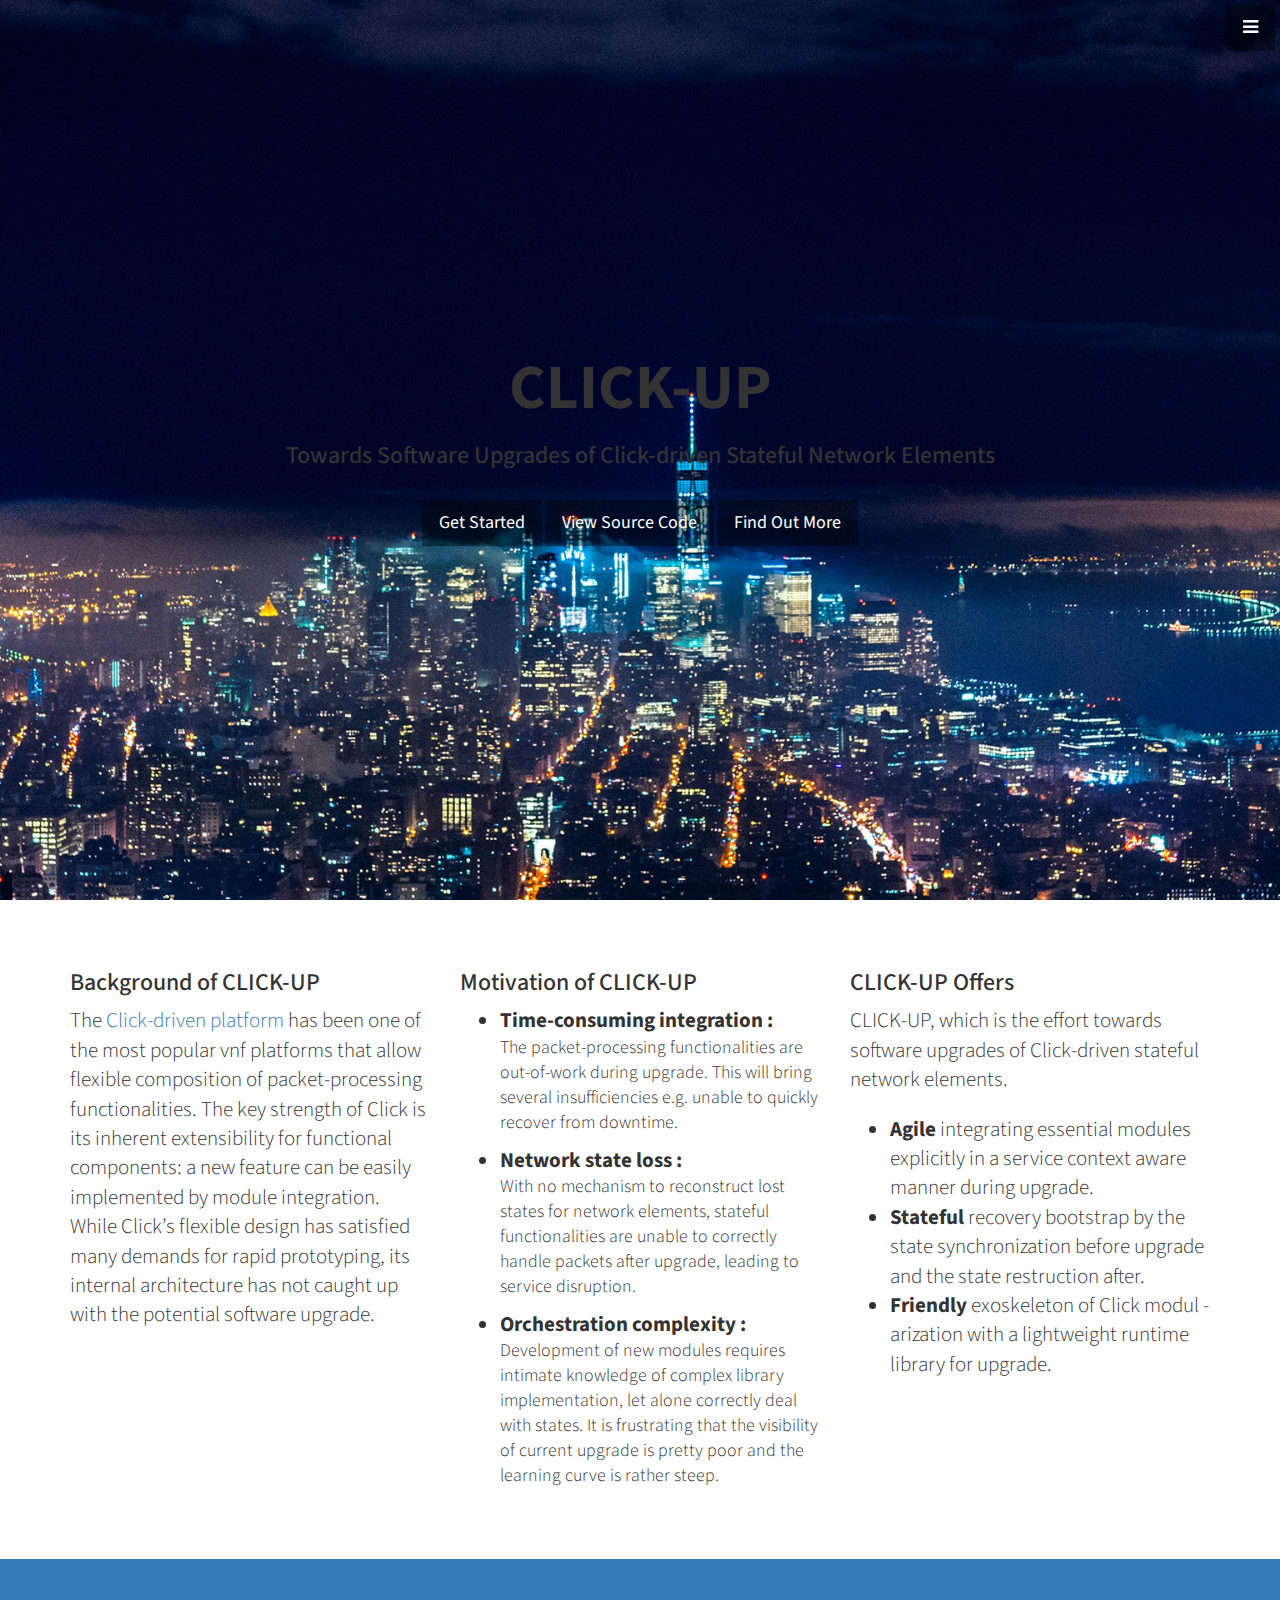
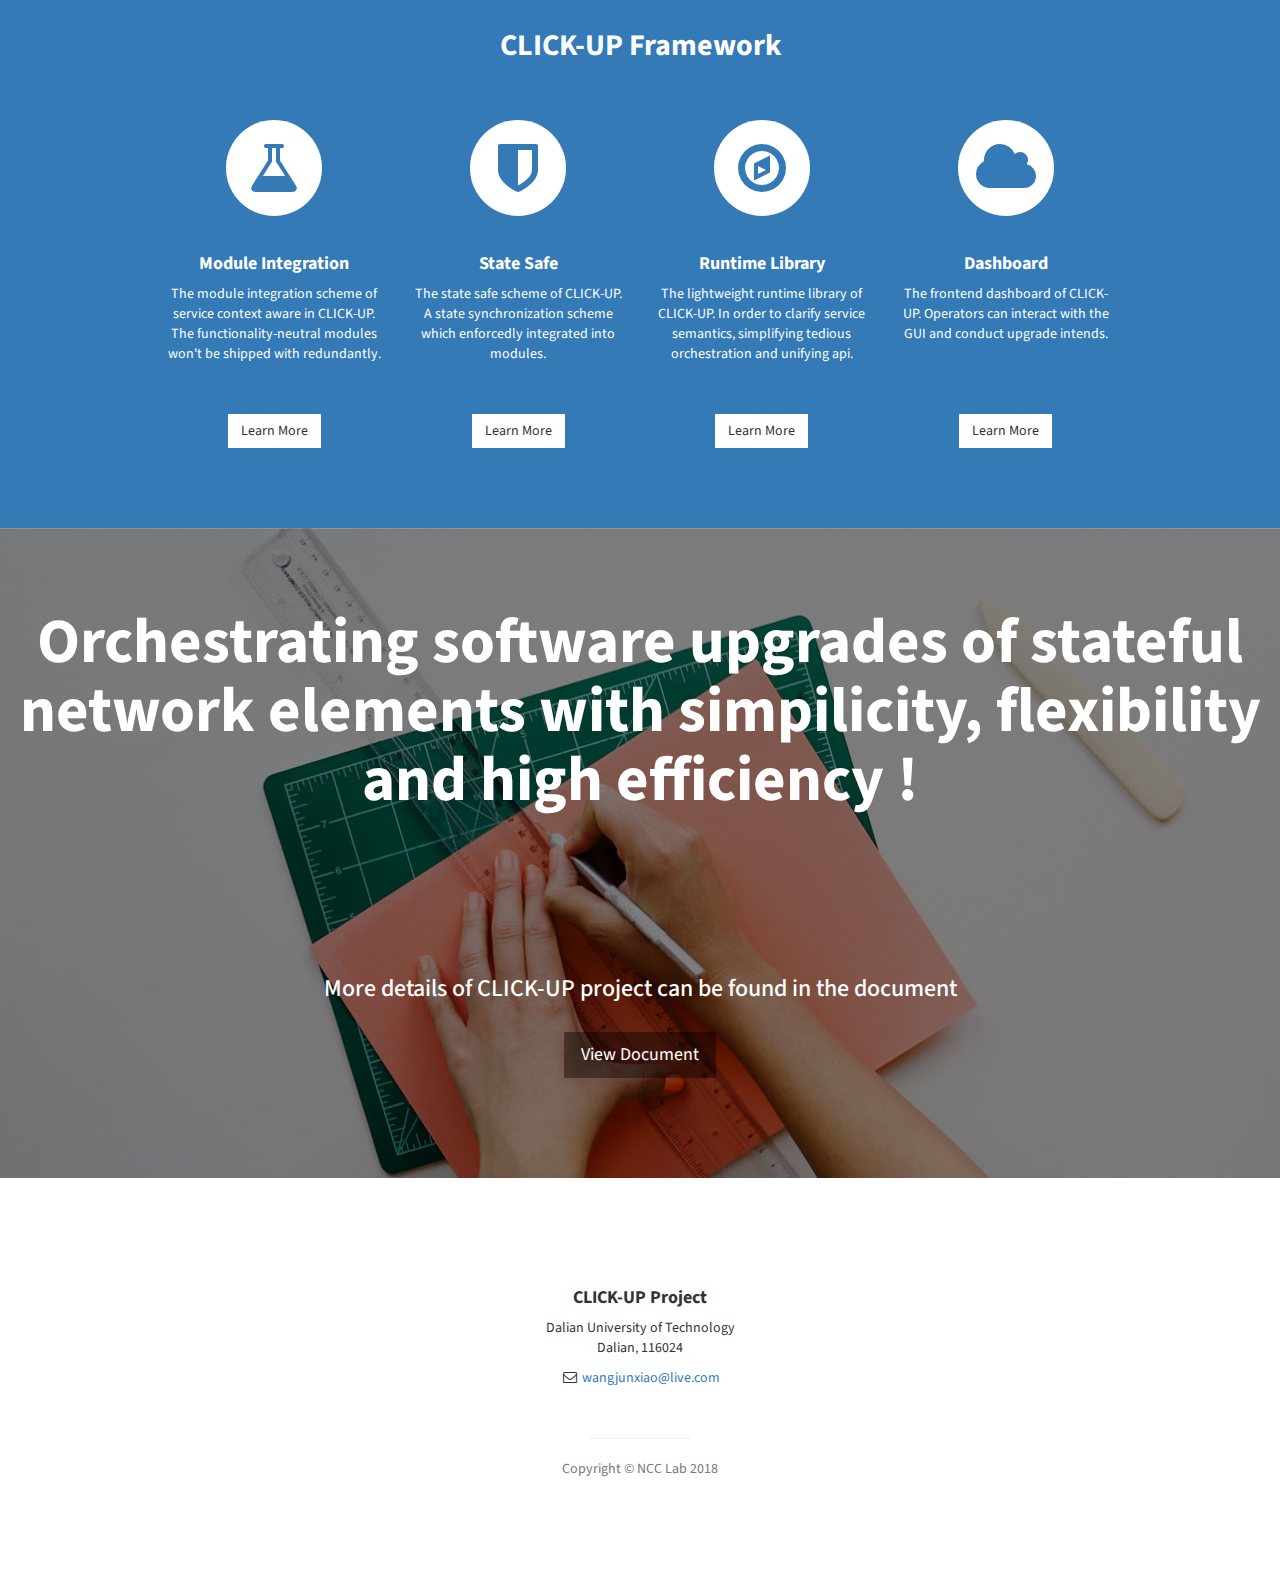
<file: index.html>
<!DOCTYPE html>
<html lang="en">

<head>

    <meta charset="utf-8">
    <meta http-equiv="X-UA-Compatible" content="IE=edge">
    <meta name="viewport" content="width=device-width, initial-scale=1">
    <meta name="description" content="CLICK-UP">
    <meta name="author" content="Junxiao Wang">

    <title>CLICK-UP</title>

    <!-- Bootstrap Core CSS -->
    <link href="css/bootstrap.min.css" rel="stylesheet">

    <!-- Custom CSS -->
    <link href="css/stylish-portfolio.css" rel="stylesheet">

    <!-- Custom Fonts -->
    <link href="font-awesome/css/font-awesome.min.css" rel="stylesheet" type="text/css">
    <link href="https://fonts.googleapis.com/css?family=Source+Sans+Pro:300,400,700,300italic,400italic,700italic" rel="stylesheet" type="text/css">

    <!-- HTML5 Shim and Respond.js IE8 support of HTML5 elements and media queries -->
    <!-- WARNING: Respond.js doesn't work if you view the page via file:// -->
    <!--[if lt IE 9]>
        <script src="https://oss.maxcdn.com/libs/html5shiv/3.7.0/html5shiv.js"></script>
        <script src="https://oss.maxcdn.com/libs/respond.js/1.4.2/respond.min.js"></script>
    <![endif]-->

</head>

<body>

    <!-- Navigation -->
    <a id="menu-toggle" href="#" class="btn btn-dark btn-lg toggle"><i class="fa fa-bars"></i></a>
    <nav id="sidebar-wrapper">
        <ul class="sidebar-nav">
            <a id="menu-close" href="#" class="btn btn-light btn-lg pull-right toggle"><i class="fa fa-times"></i></a>
            <li class="sidebar-brand">
                <a href="#top" onclick=$("#menu-close").click();>Menu</a>
            </li>
            <li>
                <a href="#top" onclick=$("#menu-close").click();>Home</a>
            </li>
            <li>
                <a href="#about" onclick=$("#menu-close").click();>About</a>
            </li>
            <li>
                <a href="#portfolio" onclick=$("#menu-close").click();>Portfolio</a>
            </li>
            <li>
                <a href="#doc" onclick=$("#menu-close").click();>Doc</a>
            </li>
            <li>
                <a href="#contact" onclick=$("#menu-close").click();>Contact</a>
            </li>
        </ul>
    </nav>

    <!-- Header -->
    <header id="top" class="header">
        <div class="text-vertical-center">
            <h1>CLICK-UP</h1>
            <h3>Towards Software Upgrades of Click-driven Stateful Network Elements</h3>
            <br>
            <a href="./doc/getstarted.html" class="btn btn-dark btn-lg">Get Started</a>
            <a href="https://github.com/click-up" class="btn btn-dark btn-lg">View Source Code</a>
            <a href="#about" class="btn btn-dark btn-lg">Find Out More</a>
        </div>
    </header>

    <!-- About -->
    <section id="about" class="about">
        <div class="container">
            <div class="row">
                <div class="col-lg-4  text-left">
                    <h3>Background of CLICK-UP</h3>
                    <p class="lead">
                        The <a href="https://github.com/kohler/click">Click-driven platform</a> has been one of the most popular vnf platforms that allow flexible composition of packet-processing functionalities. The key strength of Click is its inherent extensibility for functional components: a new feature can be easily implemented by module integration. While Click’s flexible design has satisfied many demands for rapid prototyping, its internal architecture has not caught up with the potential software upgrade.
                        
                    </p>
                </div>
                <div class="col-lg-4 text-left">
                    <h3>Motivation of CLICK-UP</h3>
                    <ul class="lead">
                        <li> <strong>Time-consuming integration :</strong> <br>
                            <p class="small">
                                The packet-processing functionalities are out-of-work during upgrade. This will bring several insufficiencies e.g. unable to quickly recover from downtime.
                            </p>
                        </li>
                        <li> <strong>Network state loss :</strong> <br>
                            <p class="small">
                                With no mechanism to reconstruct lost states for network elements, stateful functionalities are unable to correctly handle packets after upgrade, leading to service disruption.
                            </p>
                        </li>
                        <li> <strong>Orchestration complexity :</strong> <br>
                            <p class="small">
                                Development of new modules requires intimate knowledge of complex library implementation, let alone correctly deal with states. It is frustrating that the visibility of current upgrade is pretty poor and the learning curve is rather steep.
                            </p>
                        </li>
                    </ul>
                </div>
                <div class="col-lg-4 text-left">
                    <h3>CLICK-UP Offers</h3>
                    <p class="lead"> CLICK-UP, which is the effort towards software upgrades of Click-driven stateful network elements.</p>
                    <ul class="lead">
                        <li> <strong>Agile</strong> integrating essential modules explicitly in a service context aware manner during upgrade.
                        </li>
                        <li> <strong>Stateful</strong> recovery bootstrap by the state synchronization before upgrade and the state restruction after.
                        </li>
                        <li> <strong>Friendly</strong> exoskeleton of Click modul -arization with a lightweight runtime library for upgrade.
                        </li>
                    </ul>
                </div>
            </div>


        </div>

            <!-- /.row -->
        </div>
        <!-- /.container -->
    </section>

    <!-- Services -->
    <!-- The circle icons use Font Awesome's stacked icon classes. For more information, visit http://fontawesome.io/examples/ -->
    <section id="portfolio" class="services bg-primary">
        <div class="container">
            <div class="row text-center">
                <div class="col-lg-10 col-lg-offset-1">
                    <h2><strong>CLICK-UP Framework</strong></h2>
                    <br>
                    <br>
                    <div class="row">
                        <div class="col-md-3 col-sm-6">
                            <div class="service-item">
                                <span class="fa-stack fa-4x">
                                <i class="fa fa-circle fa-stack-2x"></i>
                                <i class="fa fa-flask fa-stack-1x text-primary"></i>
                            </span>
                                <br>
                                <br>
                                <h4>
                                    <strong>Module Integration</strong>
                                </h4>
                                <p>The module integration scheme of service context aware in CLICK-UP.
                                    The functionality-neutral modules won't be shipped with redundantly.
                                    <br>
                                    <br>
                                    <br>
                                </p>
                                <a href="https://github.com/click-up/click-up" class="btn btn-light">Learn More</a>
                            </div>
                        </div>
                        <div class="col-md-3 col-sm-6">
                            <div class="service-item">
                                <span class="fa-stack fa-4x">
                                <i class="fa fa-circle fa-stack-2x"></i>
                                <i class="fa fa-shield fa-stack-1x text-primary"></i>
                                </span>
                                <br>
                                <br>
                                <h4>
                                    <strong>State Safe</strong>
                                </h4>
                                <p>The state safe scheme of CLICK-UP. A state synchronization scheme 
                                    which enforcedly integrated into modules.
                                    <br>
                                    <br>
                                    <br>
                                </p>
                                <a href="https://github.com/click-up/click-up" class="btn btn-light">Learn More</a>
                            </div>
                        </div>
                        <div class="col-md-3 col-sm-6">
                            <div class="service-item">
                                <span class="fa-stack fa-4x">
                                <i class="fa fa-circle fa-stack-2x"></i>
                                <i class="fa fa-compass fa-stack-1x text-primary"></i>
                            </span>
                                <br>
                                <br>
                                <h4>
                                    <strong>Runtime Library</strong>
                                </h4>
                                <p>The lightweight runtime library of CLICK-UP. In order to clarify service semantics, simplifying tedious orchestration and unifying api.
                                   <br>
                                   <br>
                                   <br>
                                </p>
                                <a href="https://github.com/click-up/click-up" class="btn btn-light">Learn More</a>
                            </div>
                        </div>
                        <div class="col-md-3 col-sm-6">
                            <div class="service-item">
                                <span class="fa-stack fa-4x">
                                <i class="fa fa-circle fa-stack-2x"></i>
                                <i class="fa fa-cloud fa-stack-1x text-primary"></i>
                            </span>
                                <br>
                                <br>
                                <h4>
                                    <strong>Dashboard</strong>
                                </h4>
                                <p>The frontend dashboard of CLICK-UP. Operators can interact with the GUI and conduct upgrade intends. 
                                    <br>
                                    <br>
                                    <br>
                                    <br>
                                </p>
                                <a href="https://github.com/click-up/click-up_dashboard" class="btn btn-light">Learn More</a>
                            </div>
                        </div>
                    </div>
                    <!-- /.row (nested) -->
                </div>
                <!-- /.col-lg-10 -->
            </div>
            <!-- /.row -->
        </div>
        <!-- /.container -->
    </section>

    <!-- Callout -->
    <aside id="doc" class="callout">
        <div class="text-vertical-center">
            <br>
            <br>
            <br>
            <br>
            <h1>Orchestrating software upgrades of stateful network elements with simpilicity, flexibility and high efficiency ! </h1>
            <br>
            <br>
            <br>
            <br>
            <br>
            <br>
            <br>
            <div class="container">
                <div class="row">
                    <div class="col-lg-12 text-center">
                        <h3>More details of CLICK-UP project can be found in the document</h3>
                        <br>
                        <a href="doc/index.html" class="btn btn-lg btn-dark">View Document</a>
                    </div>
                </div>
            </div>
            <br>
            <br>
            <br>
            <br>
            <br>
        </div>
    </aside>

    <!-- Portfolio -->
    <!--
    <section id="portfolio" class="portfolio">
        <div class="container">
            <div class="row">
                <div class="col-lg-10 col-lg-offset-1 text-center">
                    <h2>Our Work</h2>
                    <hr class="small">
                    <div class="row">
                        <div class="col-md-6">
                            <div class="portfolio-item">
                                <a href="#">
                                    <img class="img-portfolio img-responsive" src="img/portfolio-1.jpg">
                                </a>
                            </div>
                        </div>
                        <div class="col-md-6">
                            <div class="portfolio-item">
                                <a href="#">
                                    <img class="img-portfolio img-responsive" src="img/portfolio-2.jpg">
                                </a>
                            </div>
                        </div>
                        <div class="col-md-6">
                            <div class="portfolio-item">
                                <a href="#">
                                    <img class="img-portfolio img-responsive" src="img/portfolio-3.jpg">
                                </a>
                            </div>
                        </div>
                        <div class="col-md-6">
                            <div class="portfolio-item">
                                <a href="#">
                                    <img class="img-portfolio img-responsive" src="img/portfolio-4.jpg">
                                </a>
                            </div>
                        </div>
                    </div>
                    <a href="#" class="btn btn-dark">View More Items</a>
                </div>
            </div>
        </div>
    </section>
    -->

    <!-- Call to Action 
    <aside id="contact" class="call-to-action bg-primary">
        <div class="container">
            <div class="row">
                <div class="col-lg-12 text-center">
                    <h3>More details of CLICK-UP project can be found in the document</h3>
                    <a href="doc/index.html" class="btn btn-lg btn-dark">View Document</a>
                </div>
            </div>
        </div>
    </aside>
    -->

    <!-- Map -->
    <!--
    <section id="contact" class="map">
        <iframe width="100%" height="100%" frameborder="0" scrolling="no" marginheight="0" marginwidth="0" src="https://maps.google.com/maps?f=q&amp;source=s_q&amp;hl=en&amp;geocode=&amp;q=Twitter,+Inc.,+Market+Street,+San+Francisco,+CA&amp;aq=0&amp;oq=twitter&amp;sll=28.659344,-81.187888&amp;sspn=0.128789,0.264187&amp;ie=UTF8&amp;hq=Twitter,+Inc.,+Market+Street,+San+Francisco,+CA&amp;t=m&amp;z=15&amp;iwloc=A&amp;output=embed"></iframe>
        <br />
        <small>
            <a href="https://maps.google.com/maps?f=q&amp;source=embed&amp;hl=en&amp;geocode=&amp;q=Twitter,+Inc.,+Market+Street,+San+Francisco,+CA&amp;aq=0&amp;oq=twitter&amp;sll=28.659344,-81.187888&amp;sspn=0.128789,0.264187&amp;ie=UTF8&amp;hq=Twitter,+Inc.,+Market+Street,+San+Francisco,+CA&amp;t=m&amp;z=15&amp;iwloc=A"></a>
        </small>
    </section>
    -->

    <!-- Footer -->
    <footer id="contact">
        <div class="container">
            <div class="row">
                <div class="col-lg-10 col-lg-offset-1 text-center">
                    <h4><strong>CLICK-UP Project</strong>
                    </h4>
                    <p>Dalian University of Technology
                        <br>Dalian, 116024</p>
                    <ul class="list-unstyled">
                        <li><i class="fa fa-envelope-o fa-fw"></i> <a href="mailto:wangjunxiao@live.com">wangjunxiao@live.com</a>
                        </li>
                    </ul>
                    <br>
                    <!--
                    <ul class="list-inline">
                        <li>
                            <a href="#"><i class="fa fa-facebook fa-fw fa-3x"></i></a>
                        </li>
                        <li>
                            <a href="#"><i class="fa fa-twitter fa-fw fa-3x"></i></a>
                        </li>
                        <li>
                            <a href="#"><i class="fa fa-dribbble fa-fw fa-3x"></i></a>
                        </li>
                    </ul>
                    -->
                    <hr class="small">
                    <p class="text-muted">Copyright &copy; NCC Lab 2018</p>
                </div>
            </div>
        </div>
        <a id="to-top" href="#top" class="btn btn-dark btn-lg"><i class="fa fa-chevron-up fa-fw fa-1x"></i></a>
    </footer>

    <!-- jQuery -->
    <script src="js/jquery.js"></script>

    <!-- Bootstrap Core JavaScript -->
    <script src="js/bootstrap.min.js"></script>

    <!-- Custom Theme JavaScript -->
    <script>
    // Closes the sidebar menu
    $("#menu-close").click(function(e) {
        e.preventDefault();
        $("#sidebar-wrapper").toggleClass("active");
    });
    // Opens the sidebar menu
    $("#menu-toggle").click(function(e) {
        e.preventDefault();
        $("#sidebar-wrapper").toggleClass("active");
    });
    // Scrolls to the selected menu item on the page
    $(function() {
        $('a[href*=#]:not([href=#],[data-toggle],[data-target],[data-slide])').click(function() {
            if (location.pathname.replace(/^\//, '') == this.pathname.replace(/^\//, '') || location.hostname == this.hostname) {
                var target = $(this.hash);
                target = target.length ? target : $('[name=' + this.hash.slice(1) + ']');
                if (target.length) {
                    $('html,body').animate({
                        scrollTop: target.offset().top
                    }, 1000);
                    return false;
                }
            }
        });
    });
    //#to-top button appears after scrolling
    var fixed = false;
    $(document).scroll(function() {
        if ($(this).scrollTop() > 250) {
            if (!fixed) {
                fixed = true;
                // $('#to-top').css({position:'fixed', display:'block'});
                $('#to-top').show("slow", function() {
                    $('#to-top').css({
                        position: 'fixed',
                        display: 'block'
                    });
                });
            }
        } else {
            if (fixed) {
                fixed = false;
                $('#to-top').hide("slow", function() {
                    $('#to-top').css({
                        display: 'none'
                    });
                });
            }
        }
    });
    // Disable Google Maps scrolling
    // See http://stackoverflow.com/a/25904582/1607849
    // Disable scroll zooming and bind back the click event
    var onMapMouseleaveHandler = function(event) {
        var that = $(this);
        that.on('click', onMapClickHandler);
        that.off('mouseleave', onMapMouseleaveHandler);
        that.find('iframe').css("pointer-events", "none");
    }
    var onMapClickHandler = function(event) {
            var that = $(this);
            // Disable the click handler until the user leaves the map area
            that.off('click', onMapClickHandler);
            // Enable scrolling zoom
            that.find('iframe').css("pointer-events", "auto");
            // Handle the mouse leave event
            that.on('mouseleave', onMapMouseleaveHandler);
        }
        // Enable map zooming with mouse scroll when the user clicks the map
    $('.map').on('click', onMapClickHandler);
    </script>

</body>

</html>
</file>
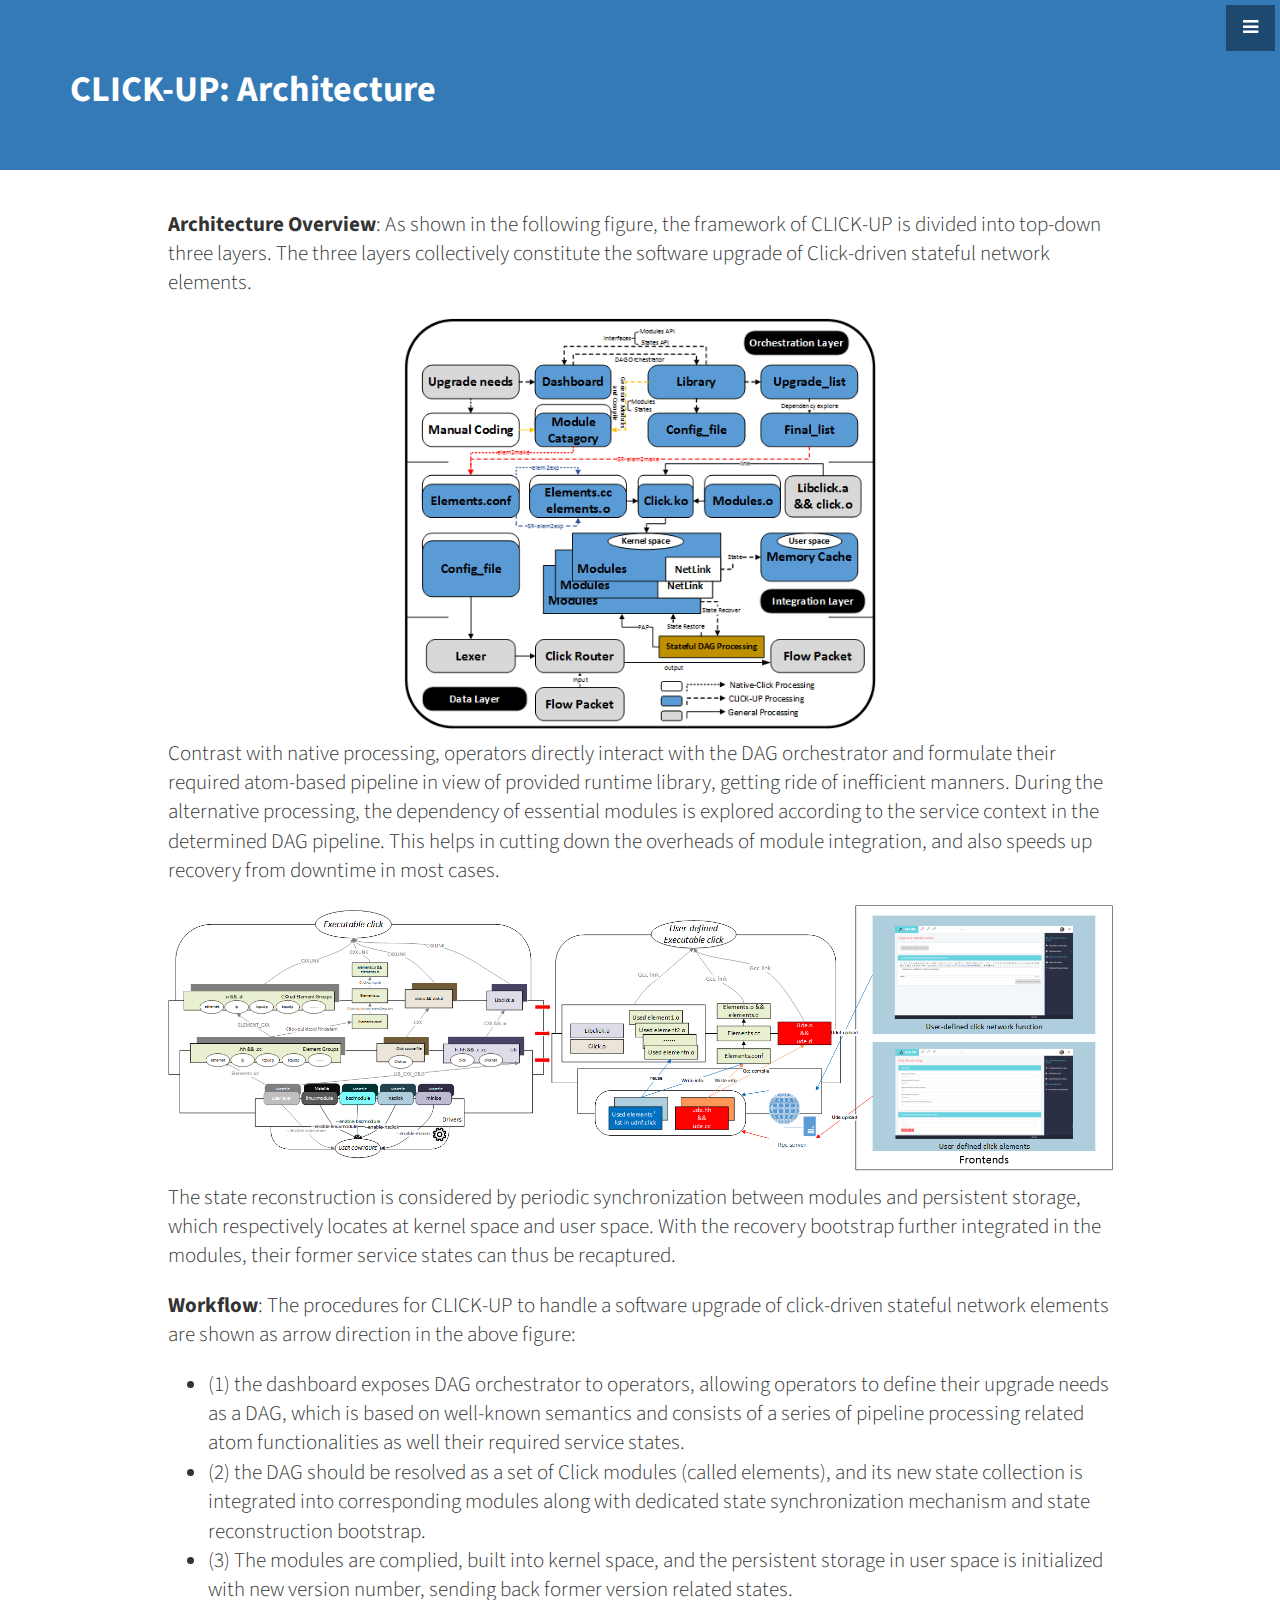
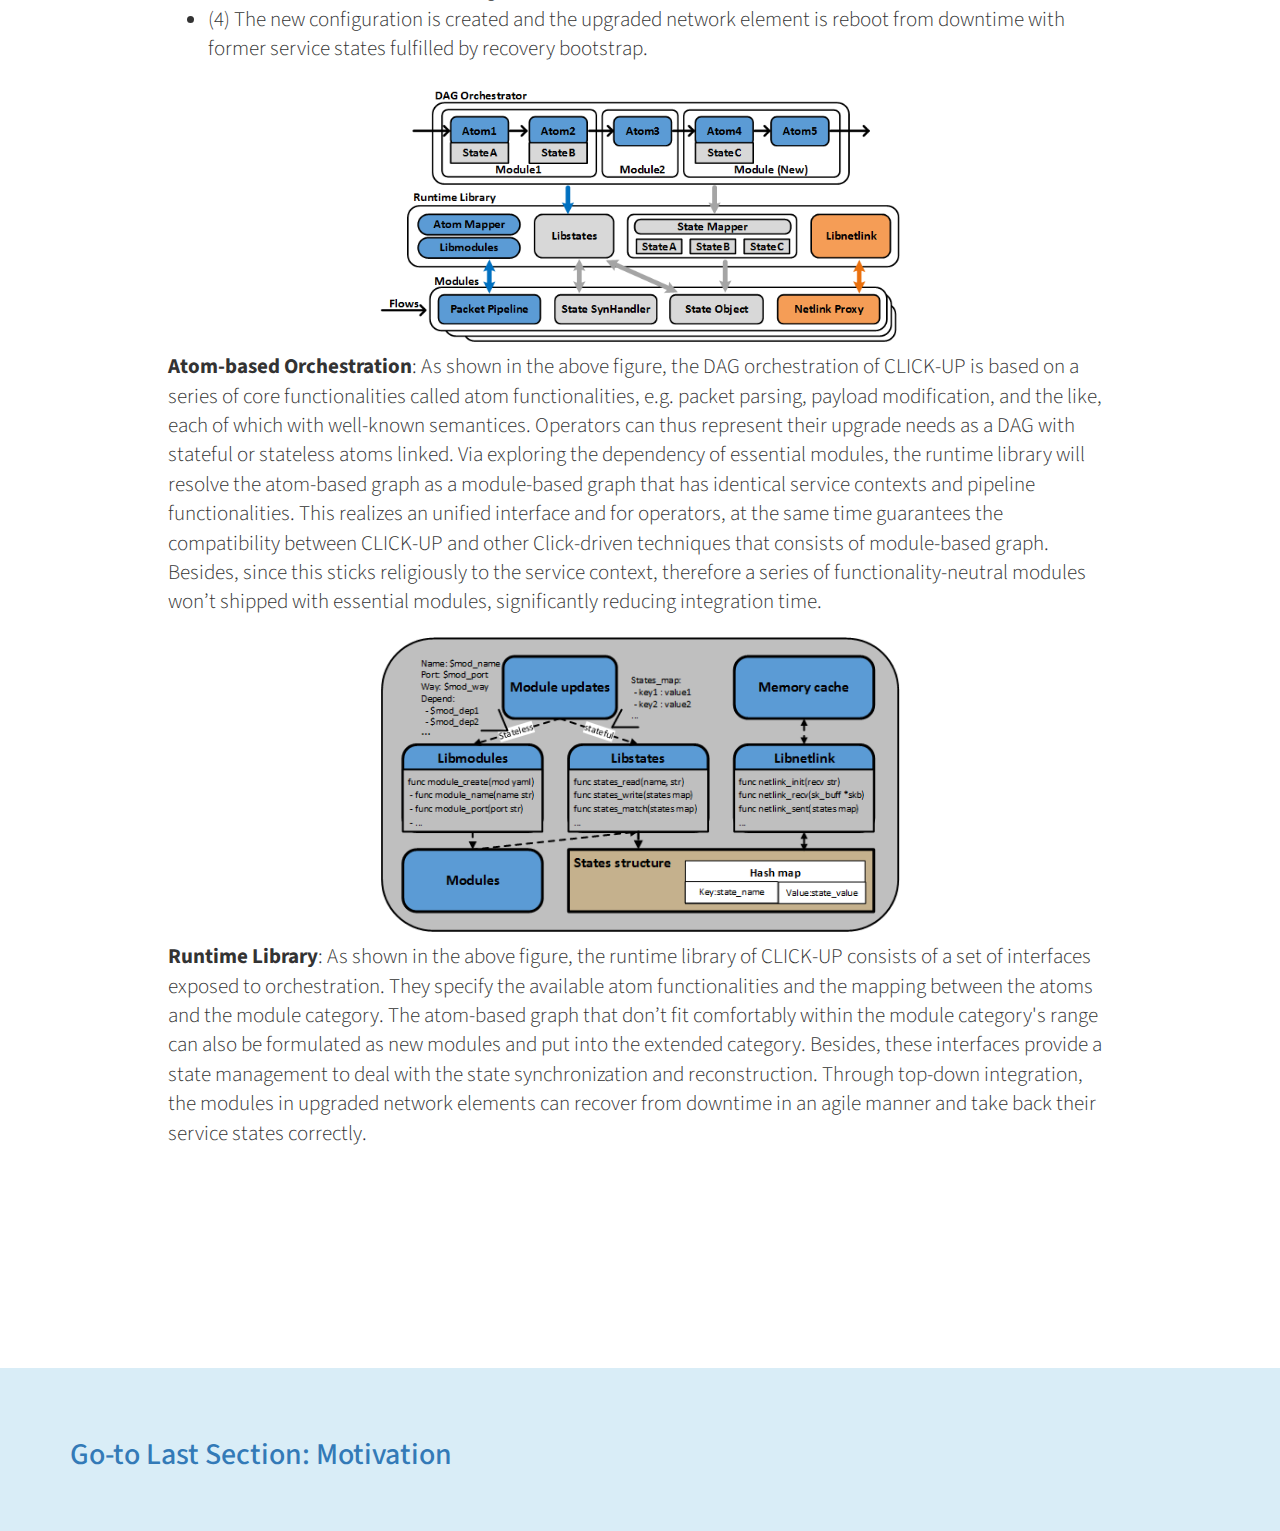
<file: doc/architecture.html>
<!DOCTYPE html>
<html lang="en">

<head>

    <meta charset="utf-8">
    <meta http-equiv="X-UA-Compatible" content="IE=edge">
    <meta name="viewport" content="width=device-width, initial-scale=1">
    <meta name="description" content="CLICK-UP">
    <meta name="author" content="Junxiao Wang">

    <title>CLICK-UP</title>

    <!-- Bootstrap Core CSS -->
    <link href="../css/bootstrap.min.css" rel="stylesheet">

    <!-- Custom CSS -->
    <link href="../css/stylish-portfolio.css" rel="stylesheet">

    <!-- Custom Fonts -->
    <link href="../font-awesome/css/font-awesome.min.css" rel="stylesheet" type="text/css">
    <link href="https://fonts.googleapis.com/css?family=Source+Sans+Pro:300,400,700,300italic,400italic,700italic" rel="stylesheet" type="text/css">

    <!-- HTML5 Shim and Respond.js IE8 support of HTML5 elements and media queries -->
    <!-- WARNING: Respond.js doesn't work if you view the page via file:// -->
    <!--[if lt IE 9]>
        <script src="https://oss.maxcdn.com/libs/html5shiv/3.7.0/html5shiv.js"></script>
        <script src="https://oss.maxcdn.com/libs/respond.js/1.4.2/respond.min.js"></script>
    <![endif]-->

</head>

<body>

    <!-- Navigation -->
    <a id="menu-toggle" href="#" class="btn btn-dark btn-lg toggle"><i class="fa fa-bars"></i></a>
    <nav id="sidebar-wrapper">
        <ul class="sidebar-nav">
            <a id="menu-close" href="#" class="btn btn-light btn-lg pull-right toggle"><i class="fa fa-times"></i></a>
            <li class="sidebar-brand">
                <a href="#top" onclick=$("#menu-close").click();>Menu</a>
            </li>
            <li>
                <a href="../index.html" onclick=$("#menu-close").click();>Home</a>
            </li>
            <li>
                <a href="getstarted.html" onclick=$("#menu-close").click();>Get Started</a>
            </li>
            <li>
                <a href="index.html" onclick=$("#menu-close").click();>Introduction</a>
            </li>
            <li>
                <a href="motivation.html" onclick=$("#menu-close").click();>Motivation</a>
            </li>
            <li>
                <a href="#top" onclick=$("#menu-close").click();>Architecture</a>
            </li>
        </ul>
    </nav>

    <aside id="top" class="call-to-action bg-primary">
        <div class="container">
            <div class="row">
                <div class="col-lg-12 text-left">
                    <h1><strong>CLICK-UP: Architecture</strong></h1>
                </div>
            </div>
        </div>
    </aside>

     <div class="container">
            <div class="row">
                <div class="col-lg-10 col-lg-offset-1 text-left">
                    <br>
                    <br>
                    <p class="lead">
                        <strong>Architecture Overview</strong>: As shown in the following figure, the framework of CLICK-UP is divided into top-down three layers. The three layers collectively constitute the software upgrade of Click-driven stateful network elements. 

                    </p>
                    <p class="lead">
                        <center><img src="../pic/clickup_framework.png" width="50%" /></center>
                    </p>
                    <p class="lead">
                        Contrast with native processing, operators directly interact with the DAG orchestrator and formulate their required atom-based pipeline in view of provided runtime library, getting ride of inefficient manners. During the alternative processing, the dependency of essential modules is explored according to the service context in the determined DAG pipeline. This helps in cutting down the overheads of module integration, and also speeds up recovery from downtime in most cases.
                    </p>
                    <p class="lead">
                        <center><img src="../pic/clickup_architecture.png" width="100%" /></center>
                    </p>
                    <p class="lead">
                        The state reconstruction is considered by periodic synchronization between modules and persistent storage, which respectively locates at kernel space and user space. With the recovery bootstrap further integrated in the modules, their former service states can thus be recaptured.

                    </p>
                    <p class="lead">
                        <strong>Workflow</strong>: The procedures for CLICK-UP to handle a software upgrade of click-driven stateful network elements are shown as arrow direction in the above figure: 
                    </p>
                    <ul class="lead">
                        <li>
                            (1) the dashboard exposes DAG orchestrator to operators, allowing operators to define their upgrade needs as a DAG, which is based on well-known semantics and consists of a series of pipeline processing related atom functionalities as well their required service states.
                        </li>
                        <li>
                            (2) the DAG should be resolved as a set of Click modules (called elements), and its new state collection is integrated into corresponding modules along with dedicated state synchronization mechanism and state reconstruction bootstrap. 
                        </li>
                        <li>
                            (3) The modules are complied, built into kernel space, and the persistent storage in user space is initialized with new version number, sending back former version related states. 
                        </li>
                        <li>
                            (4) The new configuration is created and the upgraded network element is reboot from downtime with former service states fulfilled by recovery bootstrap. 
                        </li>        
                    </ul>
                    <p class="lead">
                        <center><img src="../pic/states.png" width="55%" /></center>
                    </p>
                    <p class="lead">
                        <strong>Atom-based Orchestration</strong>: As shown in the above figure, the DAG orchestration of CLICK-UP is based on a series of core functionalities called atom functionalities, e.g. packet parsing, payload modification, and the like, each of which with well-known semantices. Operators can thus represent their upgrade needs as a DAG with stateful or stateless atoms linked. Via exploring the dependency of essential modules, the runtime library will resolve the atom-based graph as a module-based graph that has identical service contexts and pipeline functionalities. This realizes an unified interface and for operators, at the same time guarantees the compatibility between CLICK-UP and other Click-driven techniques that consists of module-based graph. Besides, since this sticks religiously to the service context, therefore a series of functionality-neutral modules won’t shipped with essential modules, significantly reducing integration time.
                    </p>
                    <p class="lead">
                        <center><img src="../pic/states_2.png" width="55%" /></center>
                    </p>
                    <p class="lead">
                        <strong>Runtime Library</strong>: As shown in the above figure, the runtime library of CLICK-UP consists of a set of interfaces exposed to orchestration. They specify the available atom functionalities and the mapping between the atoms and the module category. The atom-based graph that don’t fit comfortably within the module category's range can also be formulated as new modules and put into the extended category. Besides, these interfaces provide a state management to deal with the state synchronization and reconstruction. Through top-down integration, the modules in upgraded network elements can recover from downtime in an agile manner and take back their service states correctly.
                </div>
            </div>
        </div>



    <!-- Footer -->
    <footer>
        <a id="to-top" href="#top" class="btn btn-dark btn-lg"><i class="fa fa-chevron-up fa-fw fa-1x"></i></a>
    </footer>

    <aside id="top" class="call-to-action bg-info">
        <div class="container">
            <div class="row">
                <div class="col-lg-12 text-left">
                    <h2><a href="motivation.html">Go-to Last Section: Motivation</a>&nbsp;&nbsp;&nbsp;&nbsp;
                    </h2> 
                </div>
            </div>
        </div>
    </aside>

    <!-- jQuery -->
    <script src="../js/jquery.js"></script>

    <!-- Bootstrap Core JavaScript -->
    <script src="../js/bootstrap.min.js"></script>

    <!-- Custom Theme JavaScript -->
    <script>
    // Closes the sidebar menu
    $("#menu-close").click(function(e) {
        e.preventDefault();
        $("#sidebar-wrapper").toggleClass("active");
    });
    // Opens the sidebar menu
    $("#menu-toggle").click(function(e) {
        e.preventDefault();
        $("#sidebar-wrapper").toggleClass("active");
    });
    // Scrolls to the selected menu item on the page
    $(function() {
        $('a[href*=#]:not([href=#],[data-toggle],[data-target],[data-slide])').click(function() {
            if (location.pathname.replace(/^\//, '') == this.pathname.replace(/^\//, '') || location.hostname == this.hostname) {
                var target = $(this.hash);
                target = target.length ? target : $('[name=' + this.hash.slice(1) + ']');
                if (target.length) {
                    $('html,body').animate({
                        scrollTop: target.offset().top
                    }, 1000);
                    return false;
                }
            }
        });
    });
    //#to-top button appears after scrolling
    var fixed = false;
    $(document).scroll(function() {
        if ($(this).scrollTop() > 250) {
            if (!fixed) {
                fixed = true;
                // $('#to-top').css({position:'fixed', display:'block'});
                $('#to-top').show("slow", function() {
                    $('#to-top').css({
                        position: 'fixed',
                        display: 'block'
                    });
                });
            }
        } else {
            if (fixed) {
                fixed = false;
                $('#to-top').hide("slow", function() {
                    $('#to-top').css({
                        display: 'none'
                    });
                });
            }
        }
    });
    // Disable Google Maps scrolling
    // See http://stackoverflow.com/a/25904582/1607849
    // Disable scroll zooming and bind back the click event
    var onMapMouseleaveHandler = function(event) {
        var that = $(this);
        that.on('click', onMapClickHandler);
        that.off('mouseleave', onMapMouseleaveHandler);
        that.find('iframe').css("pointer-events", "none");
    }
    var onMapClickHandler = function(event) {
            var that = $(this);
            // Disable the click handler until the user leaves the map area
            that.off('click', onMapClickHandler);
            // Enable scrolling zoom
            that.find('iframe').css("pointer-events", "auto");
            // Handle the mouse leave event
            that.on('mouseleave', onMapMouseleaveHandler);
        }
        // Enable map zooming with mouse scroll when the user clicks the map
    $('.map').on('click', onMapClickHandler);
    </script>

</body>

</html>
</file>
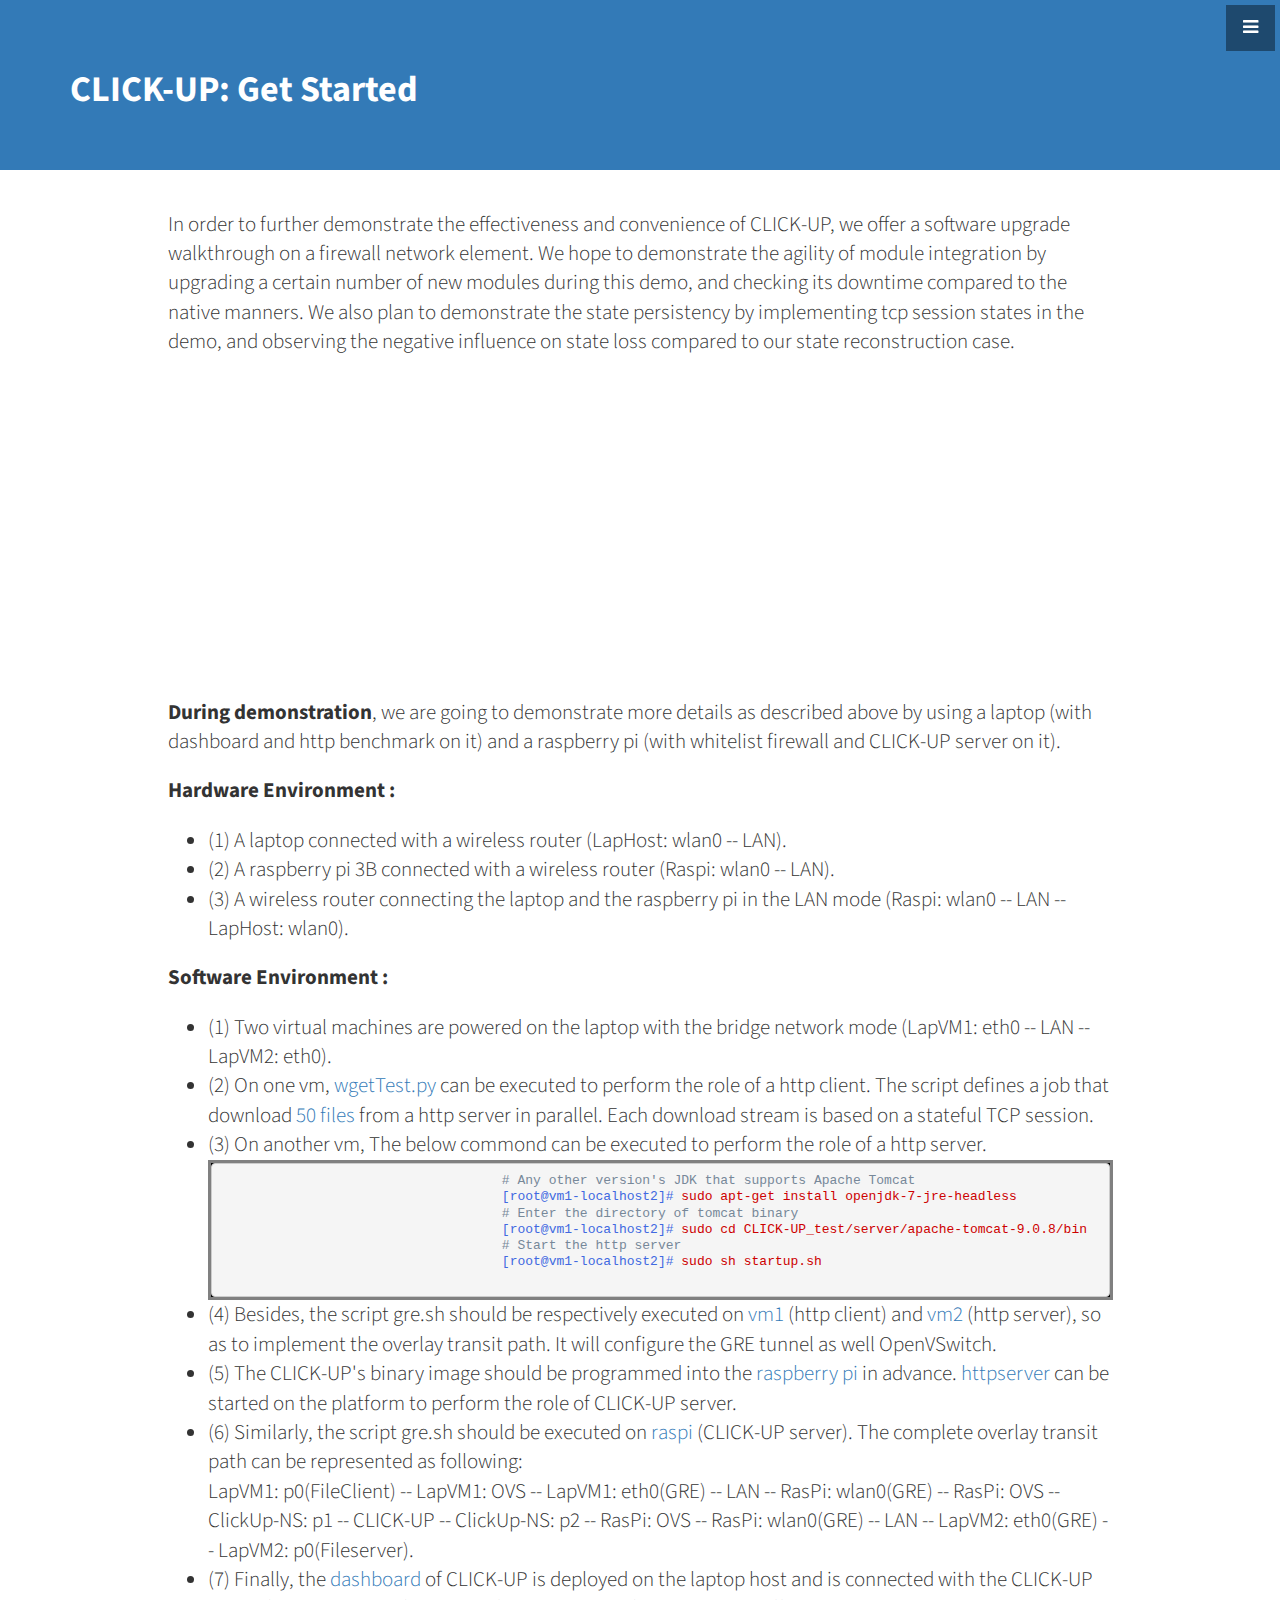
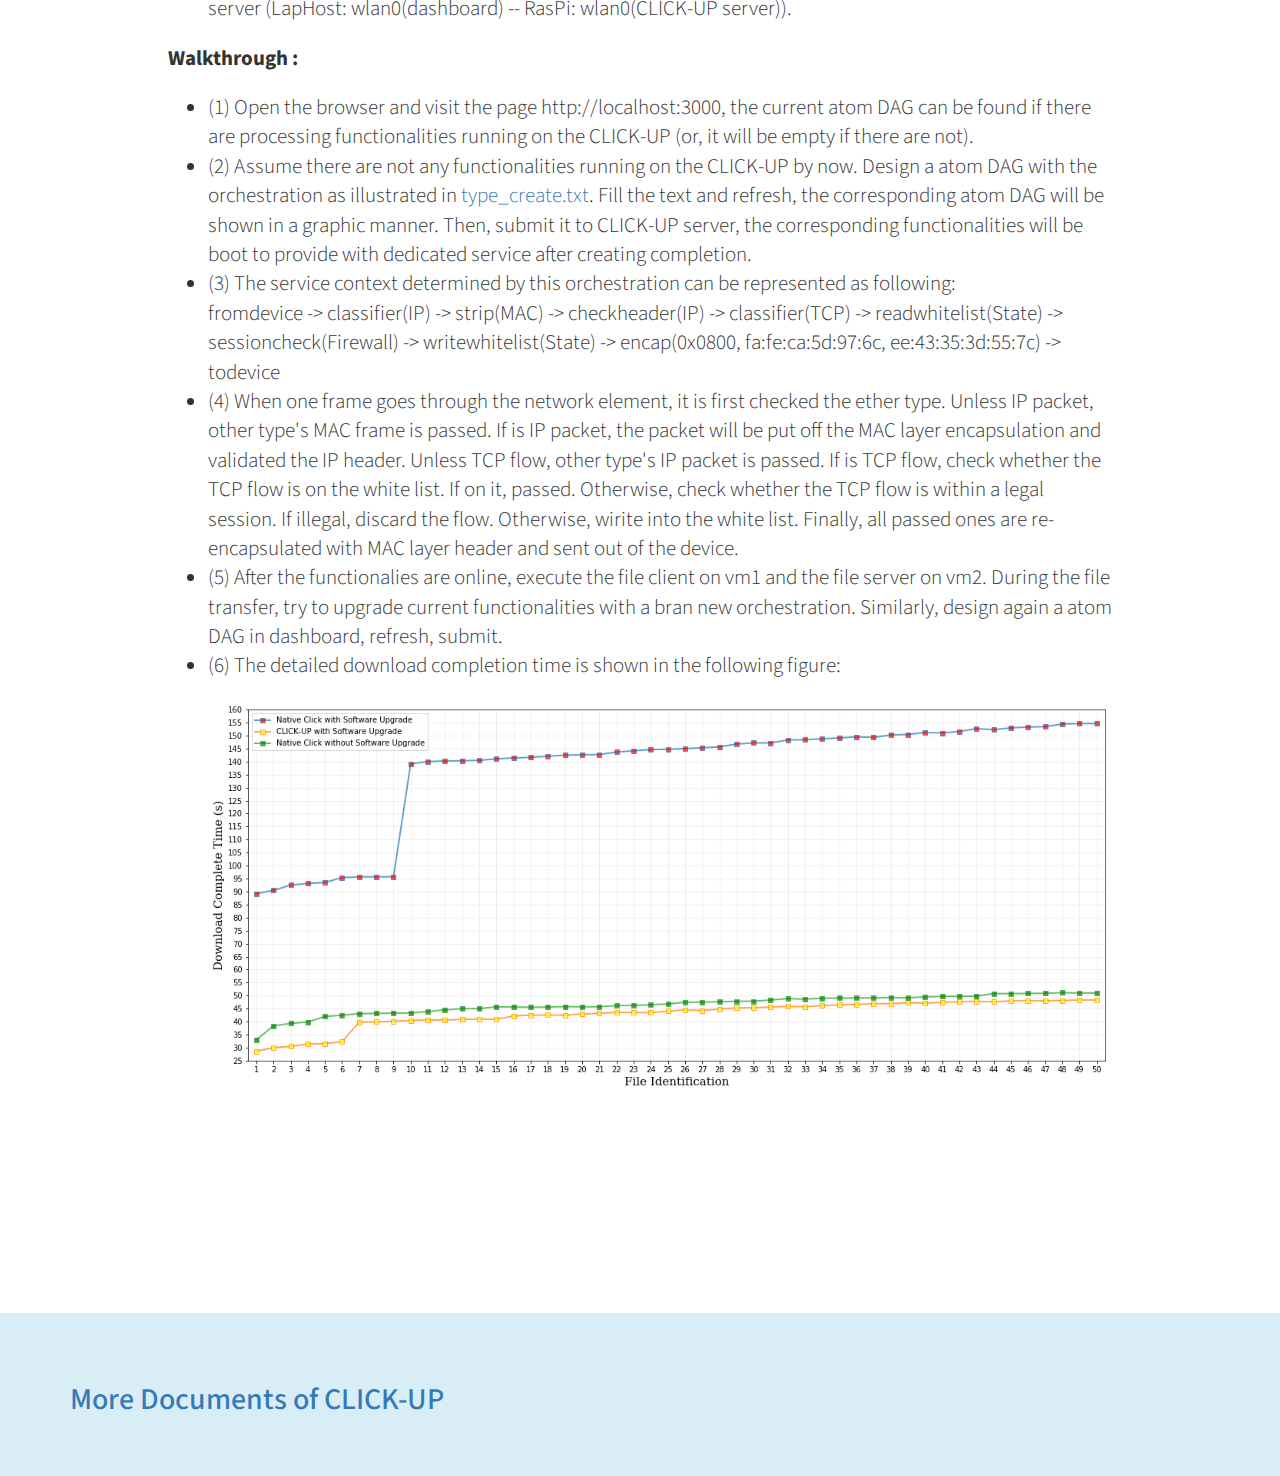
<file: doc/getstarted.html>
<!DOCTYPE html>
<html lang="en">

<head>

    <meta charset="utf-8">
    <meta http-equiv="X-UA-Compatible" content="IE=edge">
    <meta name="viewport" content="width=device-width, initial-scale=1">
    <meta name="description" content="CLICK-UP">
    <meta name="author" content="Junxiao Wang">

    <title>CLICK-UP</title>

    <!-- Bootstrap Core CSS -->
    <link href="../css/bootstrap.min.css" rel="stylesheet">

    <!-- Custom CSS -->
    <link href="../css/stylish-portfolio.css" rel="stylesheet">

    <!-- Custom Fonts -->
    <link href="../font-awesome/css/font-awesome.min.css" rel="stylesheet" type="text/css">
    <link href="https://fonts.googleapis.com/css?family=Source+Sans+Pro:300,400,700,300italic,400italic,700italic" rel="stylesheet" type="text/css">

    <!-- HTML5 Shim and Respond.js IE8 support of HTML5 elements and media queries -->
    <!-- WARNING: Respond.js doesn't work if you view the page via file:// -->
    <!--[if lt IE 9]>
        <script src="https://oss.maxcdn.com/libs/html5shiv/3.7.0/html5shiv.js"></script>
        <script src="https://oss.maxcdn.com/libs/respond.js/1.4.2/respond.min.js"></script>
    <![endif]-->

</head>

<body>

    <!-- Navigation -->
    <a id="menu-toggle" href="#" class="btn btn-dark btn-lg toggle"><i class="fa fa-bars"></i></a>
    <nav id="sidebar-wrapper">
        <ul class="sidebar-nav">
            <a id="menu-close" href="#" class="btn btn-light btn-lg pull-right toggle"><i class="fa fa-times"></i></a>
            <li class="sidebar-brand">
                <a href="#top" onclick=$("#menu-close").click();>Menu</a>
            </li>
            <li>
                <a href="../index.html" onclick=$("#menu-close").click();>Home</a>
            </li>
            <li>
                <a href="#top" onclick=$("#menu-close").click();>Get Started</a>
            </li>
            <li>
                <a href="index.html" onclick=$("#menu-close").click();>Introduction</a>
            </li>
            <li>
                <a href="motivation.html" onclick=$("#menu-close").click();>Motivation</a>
            </li>
            <li>
                <a href="architecture.html" onclick=$("#menu-close").click();>Architecture</a>
            </li>
        </ul>
    </nav>

    <aside id="top" class="call-to-action bg-primary">
        <div class="container">
            <div class="row">
                <div class="col-lg-12 text-left">
                    <h1><strong>CLICK-UP: Get Started</strong></h1>
                </div>
            </div>
        </div>
    </aside>

     <div class="container">
            <div class="row">
                <div class="col-lg-10 col-lg-offset-1 text-left">
                    <br>
                    <br>
                    <p class="lead">
                        In order to further demonstrate the effectiveness and convenience of CLICK-UP, we offer a software upgrade walkthrough on a firewall network element. We hope to demonstrate the agility of module integration by upgrading a certain number of new modules during this demo, and checking its downtime compared to the native manners. We also plan to demonstrate the state persistency by implementing tcp session states in the demo, and observing the negative influence on state loss compared to our state reconstruction case.
                    </p>
                    <center><iframe width="560" height="315" src="https://www.youtube-nocookie.com/embed/5G244I0LEYg?rel=0&amp;showinfo=0" frameborder="0" allow="autoplay; encrypted-media" allowfullscreen></iframe></center>
                    <p class="lead">
                        <strong>During demonstration</strong>, we are going to demonstrate more details as described above by using a laptop (with dashboard and http benchmark on it) and a raspberry pi (with whitelist firewall and CLICK-UP server on it).
                    </p>
                    <p class="lead">
                        <strong>Hardware Environment :</strong>
                    </p>
                    <ul class="lead">
                        <li>
                            (1) A laptop connected with a wireless router (LapHost: wlan0 -- LAN).
                        </li>
                        <li>
                            (2) A raspberry pi 3B connected with a wireless router (Raspi: wlan0 -- LAN).
                        </li>
                        <li>
                            (3) A wireless router connecting the laptop and the raspberry pi in the LAN mode (Raspi: wlan0 -- LAN -- LapHost: wlan0).
                        </li>   
                    </ul>
                    <p class="lead">
                        <strong>Software Environment :</strong>
                    </p>
                    <ul class="lead">
                        <li>
                            (1) Two virtual machines are powered on the laptop with the bridge network mode  (LapVM1: eth0 -- LAN -- LapVM2: eth0).
                        </li>
                        <li>
                            (2) On one vm, <a href="https://github.com/CLICK-UP/CLICK-UP_test/tree/master/client">wgetTest.py</a> can be executed to perform the role of a http client. The script defines a job that download <a href="https://github.com/CLICK-UP/CLICK-UP_test/tree/master/server/apache-tomcat-9.0.8/webapps/clickup">50 files</a> from a http server in parallel. Each download stream is based on a stateful TCP session.
                        </li>
                        <li>
                            (3) On another vm, The below commond can be executed to perform the role of a http server.
                            <div style="background: #000000; overflow:auto;width:auto;border:solid gray;">
                                <pre style="margin: 0; line-height: 125%">
                                    <span style="color: #778899"># Any other version's JDK that supports Apache Tomcat</span>
                                    <span style="color: #4169E1">[root@vm1-localhost2]#</span> <span style="color: #cd0000">sudo apt-get install openjdk-7-jre-headless</span>
                                    <span style="color: #778899"># Enter the directory of tomcat binary</span>
                                    <span style="color: #4169E1">[root@vm1-localhost2]#</span> <span style="color: #cd0000">sudo cd CLICK-UP_test/server/apache-tomcat-9.0.8/bin</span>
                                    <span style="color: #778899"># Start the http server</span>
                                    <span style="color: #4169E1">[root@vm1-localhost2]#</span> <span style="color: #cd0000">sudo sh startup.sh </span>
                                </pre>
                            </div>
                        </li>
                        <li>
                            (4) Besides, the script gre.sh should be respectively executed on <a href="https://github.com/CLICK-UP/CLICK-UP_test/tree/master/client">vm1</a> (http client) and <a href="https://github.com/CLICK-UP/CLICK-UP_test/tree/master/server">vm2</a> (http server), so as to implement the overlay transit path. It will configure the GRE tunnel as well OpenVSwitch.
                        </li>  
                        <li>
                            (5) The CLICK-UP's binary image should be programmed into the <a href="https://github.com/CLICK-UP/CLICK-UP_raspberry_pi">raspberry pi</a> in advance. <a href="https://github.com/CLICK-UP/CLICK-UP_raspberry_pi/tree/master/src">httpserver</a> can be started on the platform to perform the role of CLICK-UP server.
                        </li>
                        <li>
                            (6) Similarly, the script gre.sh should be executed on <a href="https://github.com/CLICK-UP/CLICK-UP_test/tree/master/rpi">raspi</a> (CLICK-UP server). The complete overlay transit path can be represented as following:
                            <br>
                            LapVM1: p0(FileClient) -- LapVM1: OVS -- LapVM1: eth0(GRE) -- LAN -- RasPi: wlan0(GRE) -- RasPi: OVS -- ClickUp-NS: p1 -- CLICK-UP -- ClickUp-NS: p2 -- RasPi: OVS -- RasPi: wlan0(GRE) -- LAN -- LapVM2: eth0(GRE) -- LapVM2: p0(Fileserver). 
                        </li>
                        <li>
                            (7) Finally, the <a href="https://github.com/CLICK-UP/CLICK-UP_dashboard/tree/master/dashboard">dashboard</a> of CLICK-UP is deployed on the laptop host and is connected with the CLICK-UP server (LapHost: wlan0(dashboard) -- RasPi: wlan0(CLICK-UP server)). 
                        </li>
                    </ul>

                    <p class="lead">
                        <strong>Walkthrough :</strong>
                    </p>
                    <ul class="lead">
                        <li>
                            (1) Open the browser and visit the page http://localhost:3000, the current atom DAG can be found if there are processing functionalities running on the CLICK-UP (or, it will be empty if there are not). 
                        </li>
                        <li>
                            (2) Assume there are not any functionalities running on the CLICK-UP by now. Design a atom DAG with the orchestration as illustrated in <a href="https://github.com/CLICK-UP/CLICK-UP_test/tree/master/dashboard">type_create.txt</a>. Fill the text and refresh, the corresponding atom DAG will be shown in a graphic manner. Then, submit it to CLICK-UP server, the corresponding functionalities will be boot to provide with dedicated service after creating completion.
                        </li>
                        <li>
                            (3) The service context determined by this orchestration can be represented as following:
                            <br>
                            fromdevice -> classifier(IP) -> strip(MAC) -> checkheader(IP) -> classifier(TCP) -> readwhitelist(State) -> sessioncheck(Firewall) -> writewhitelist(State) -> encap(0x0800, fa:fe:ca:5d:97:6c, ee:43:35:3d:55:7c) -> todevice
                        </li>   
                        <li>
                            (4) When one frame goes through the network element, it is first checked the ether type. Unless IP packet, other type's MAC frame is passed. If is IP packet, the packet will be put off the MAC layer encapsulation and validated the IP header. Unless TCP flow, other type's IP packet is passed. If is TCP flow, check whether the TCP flow is on the white list. If on it, passed. Otherwise, check whether the TCP flow is within a legal session. If illegal, discard the flow. Otherwise, wirite into the white list. Finally, all passed ones are re-encapsulated with MAC layer header and sent out of the device.
                        </li> 
                        <li>
                            (5) After the functionalies are online, execute the file client on vm1 and the file server on vm2. During the file transfer, try to upgrade current functionalities with a bran new orchestration. Similarly, design again a atom DAG in dashboard, refresh, submit. 
                        </li> 
                        <li>
                            (6) The detailed download completion time is shown in the following figure:
                            <p class="lead">
                            <center><img src="../pic/download_time.png" width="100%" /></center>
                            </p>
                        </li> 
                    </ul>
                </div>
            </div>
    </div>


    <!-- Footer -->
    <footer>
        <a id="to-top" href="#top" class="btn btn-dark btn-lg"><i class="fa fa-chevron-up fa-fw fa-1x"></i></a>
    </footer>

    <aside id="top" class="call-to-action bg-info">
        <div class="container">
            <div class="row">
                <div class="col-lg-12 text-left">
                    <h2><a href="index.html">More Documents of CLICK-UP</a>&nbsp;&nbsp;
                    </h2> 
                </div>

            </div>
        </div>
    </aside>

    <!-- jQuery -->
    <script src="../js/jquery.js"></script>

    <!-- Bootstrap Core JavaScript -->
    <script src="../js/bootstrap.min.js"></script>

    <!-- Custom Theme JavaScript -->
    <script>
    // Closes the sidebar menu
    $("#menu-close").click(function(e) {
        e.preventDefault();
        $("#sidebar-wrapper").toggleClass("active");
    });
    // Opens the sidebar menu
    $("#menu-toggle").click(function(e) {
        e.preventDefault();
        $("#sidebar-wrapper").toggleClass("active");
    });
    // Scrolls to the selected menu item on the page
    $(function() {
        $('a[href*=#]:not([href=#],[data-toggle],[data-target],[data-slide])').click(function() {
            if (location.pathname.replace(/^\//, '') == this.pathname.replace(/^\//, '') || location.hostname == this.hostname) {
                var target = $(this.hash);
                target = target.length ? target : $('[name=' + this.hash.slice(1) + ']');
                if (target.length) {
                    $('html,body').animate({
                        scrollTop: target.offset().top
                    }, 1000);
                    return false;
                }
            }
        });
    });
    //#to-top button appears after scrolling
    var fixed = false;
    $(document).scroll(function() {
        if ($(this).scrollTop() > 250) {
            if (!fixed) {
                fixed = true;
                // $('#to-top').css({position:'fixed', display:'block'});
                $('#to-top').show("slow", function() {
                    $('#to-top').css({
                        position: 'fixed',
                        display: 'block'
                    });
                });
            }
        } else {
            if (fixed) {
                fixed = false;
                $('#to-top').hide("slow", function() {
                    $('#to-top').css({
                        display: 'none'
                    });
                });
            }
        }
    });
    // Disable Google Maps scrolling
    // See http://stackoverflow.com/a/25904582/1607849
    // Disable scroll zooming and bind back the click event
    var onMapMouseleaveHandler = function(event) {
        var that = $(this);
        that.on('click', onMapClickHandler);
        that.off('mouseleave', onMapMouseleaveHandler);
        that.find('iframe').css("pointer-events", "none");
    }
    var onMapClickHandler = function(event) {
            var that = $(this);
            // Disable the click handler until the user leaves the map area
            that.off('click', onMapClickHandler);
            // Enable scrolling zoom
            that.find('iframe').css("pointer-events", "auto");
            // Handle the mouse leave event
            that.on('mouseleave', onMapMouseleaveHandler);
        }
        // Enable map zooming with mouse scroll when the user clicks the map
    $('.map').on('click', onMapClickHandler);
    </script>

</body>

</html>
</file>
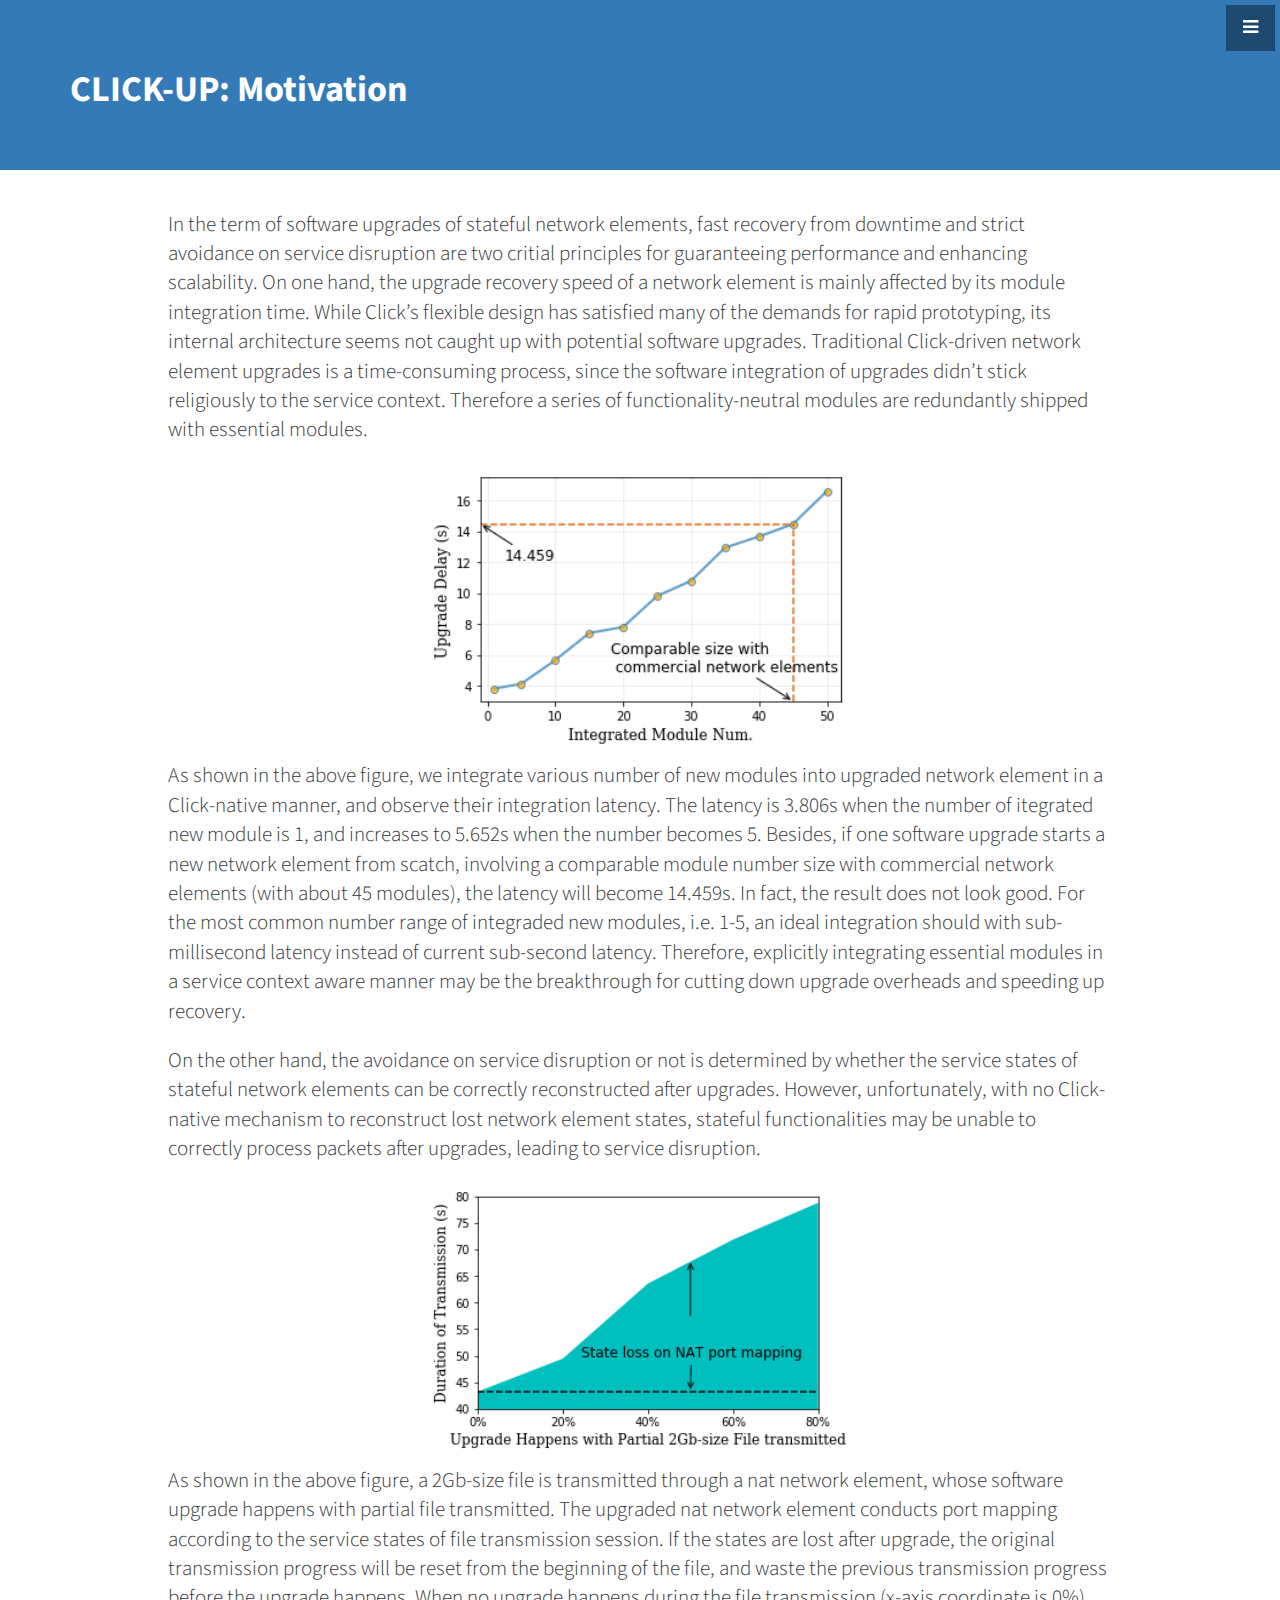
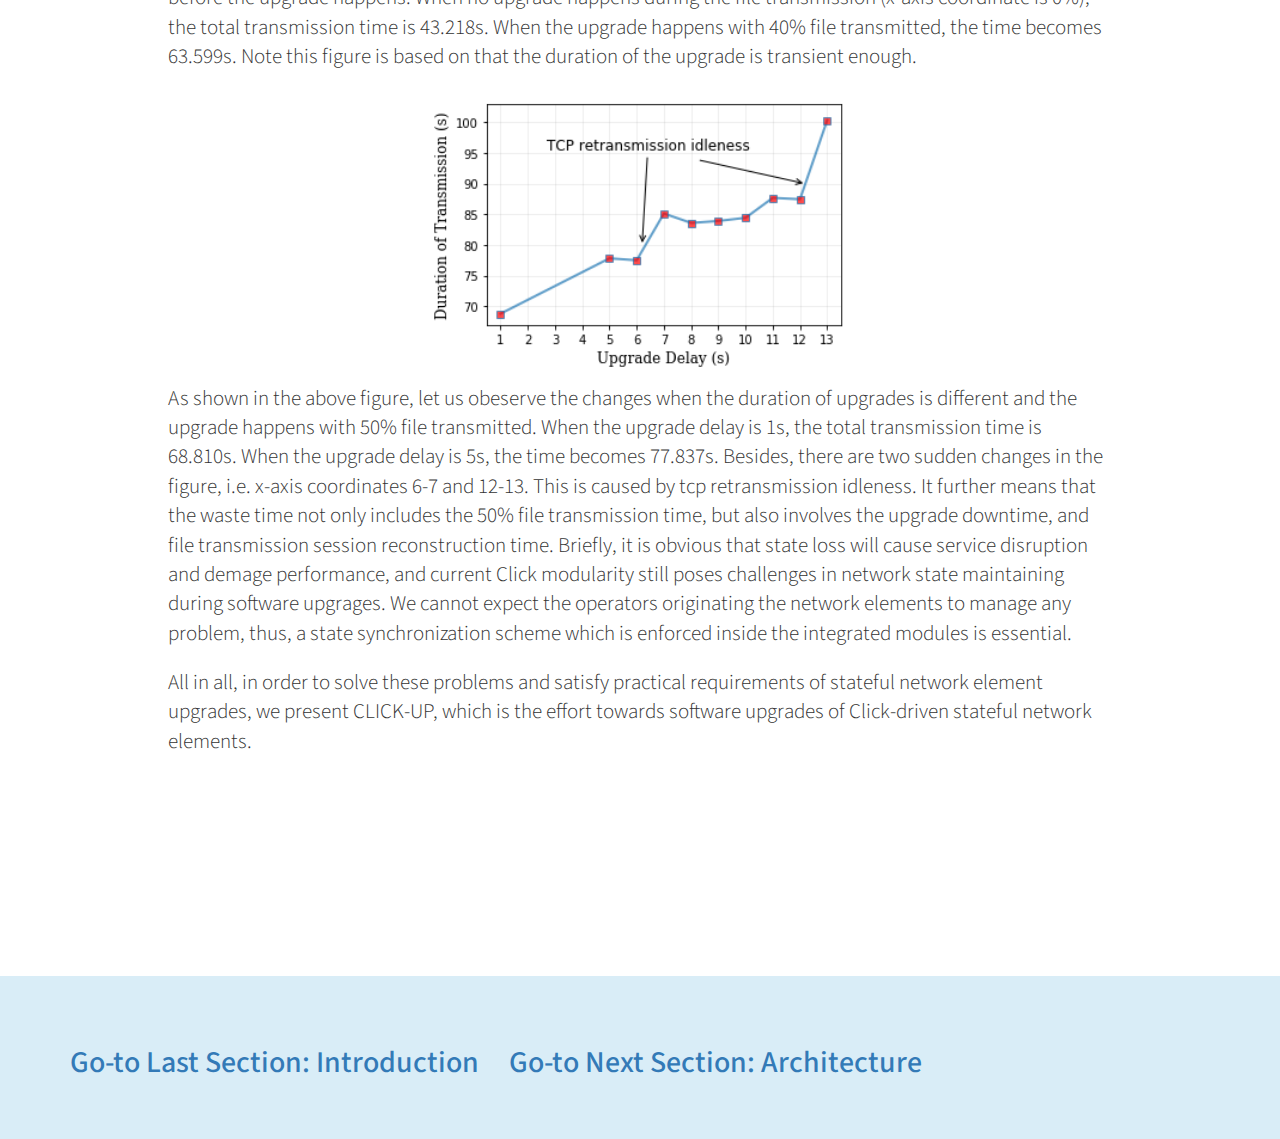
<file: doc/motivation.html>
<!DOCTYPE html>
<html lang="en">

<head>

    <meta charset="utf-8">
    <meta http-equiv="X-UA-Compatible" content="IE=edge">
    <meta name="viewport" content="width=device-width, initial-scale=1">
    <meta name="description" content="CLICK-UP">
    <meta name="author" content="Junxiao Wang">

    <title>CLICK-UP</title>

    <!-- Bootstrap Core CSS -->
    <link href="../css/bootstrap.min.css" rel="stylesheet">

    <!-- Custom CSS -->
    <link href="../css/stylish-portfolio.css" rel="stylesheet">

    <!-- Custom Fonts -->
    <link href="../font-awesome/css/font-awesome.min.css" rel="stylesheet" type="text/css">
    <link href="https://fonts.googleapis.com/css?family=Source+Sans+Pro:300,400,700,300italic,400italic,700italic" rel="stylesheet" type="text/css">

    <!-- HTML5 Shim and Respond.js IE8 support of HTML5 elements and media queries -->
    <!-- WARNING: Respond.js doesn't work if you view the page via file:// -->
    <!--[if lt IE 9]>
        <script src="https://oss.maxcdn.com/libs/html5shiv/3.7.0/html5shiv.js"></script>
        <script src="https://oss.maxcdn.com/libs/respond.js/1.4.2/respond.min.js"></script>
    <![endif]-->

</head>

<body>

    <!-- Navigation -->
    <a id="menu-toggle" href="#" class="btn btn-dark btn-lg toggle"><i class="fa fa-bars"></i></a>
    <nav id="sidebar-wrapper">
        <ul class="sidebar-nav">
            <a id="menu-close" href="#" class="btn btn-light btn-lg pull-right toggle"><i class="fa fa-times"></i></a>
            <li class="sidebar-brand">
                <a href="#top" onclick=$("#menu-close").click();>Menu</a>
            </li>
            <li>
                <a href="../index.html" onclick=$("#menu-close").click();>Home</a>
            </li>
            <li>
                <a href="getstarted.html" onclick=$("#menu-close").click();>Get Started</a>
            </li>
            <li>
                <a href="index.html" onclick=$("#menu-close").click();>Introduction</a>
            </li>
            <li>
                <a href="#top" onclick=$("#menu-close").click();>Motivation</a>
            </li>
            <li>
                <a href="architecture.html" onclick=$("#menu-close").click();>Architecture</a>
            </li>
        </ul>
    </nav>

    <aside id="top" class="call-to-action bg-primary">
        <div class="container">
            <div class="row">
                <div class="col-lg-12 text-left">
                    <h1><strong>CLICK-UP: Motivation</strong></h1>
                </div>
            </div>
        </div>
    </aside>

     <div class="container">
            <div class="row">
                <div class="col-lg-10 col-lg-offset-1 text-left">
                    <br>
                    <br>
                    <p class="lead">
                        In the term of software upgrades of stateful network elements, fast recovery from downtime and strict avoidance on service disruption are two critial principles for guaranteeing performance and enhancing scalability. On one hand, the upgrade recovery speed of a network element is mainly affected by its module integration time. While Click’s flexible design has satisfied many of the demands for rapid prototyping, its internal architecture seems not caught up with potential software upgrades. Traditional Click-driven network element upgrades is a time-consuming process, since the software integration of upgrades didn’t stick religiously to the service context. Therefore a series of functionality-neutral modules are redundantly shipped with essential modules.
                    </p>
                    <p class="lead">
                        <center><img src="../pic/update_time_original.png" width="45%" /></center>
                    </p>
                    <p class="lead">
                        As shown in the above figure, we integrate various number of new modules into upgraded network element in a Click-native manner, and observe their integration latency. The latency is 3.806s when the number of itegrated new module is 1, and increases to 5.652s when the number becomes 5. Besides, if one software upgrade starts a new network element from scatch, involving a comparable module number size with commercial network elements (with about 45 modules), the latency will become 14.459s. In fact, the result does not look good. For the most common number range of integraded new modules, i.e. 1-5, an ideal integration should with sub-millisecond latency instead of current sub-second latency. Therefore, explicitly integrating essential modules in a service context aware manner may be the breakthrough for cutting down upgrade overheads and speeding up recovery.

                    </p>
                    <p class="lead">
                        On the other hand, the avoidance on service disruption or not is determined by whether the service states of stateful network elements can be correctly reconstructed after upgrades. However, unfortunately, with no Click-native mechanism to reconstruct lost network element states, stateful functionalities may be unable to correctly process packets after upgrades, leading to service disruption.
                    </p>
                    <p class="lead">
                        <center><img src="../pic/tran_time_original.png" width="45%" /></center>
                    </p>
                    <p class="lead">
                        As shown in the above figure, a 2Gb-size file is transmitted through a nat network element, whose software upgrade happens with partial file transmitted. The upgraded nat network element conducts port mapping according to the service states of file transmission session. If the states are lost after upgrade, the original transmission progress will be reset from the beginning of the file, and waste the previous transmission progress before the upgrade happens. When no upgrade happens during the file transmission (x-axis coordinate is 0%), the total transmission time is 43.218s. When the upgrade happens with 40% file transmitted, the time becomes 63.599s. Note this figure is based on that the duration of the upgrade is transient enough.
                    </p>
                    <p class="lead">
                        <center><img src="../pic/tran_time2_original.png" width="45%" /></center>
                    </p>
                    <p class="lead">
                        As shown in the above figure, let us obeserve the changes when the duration of upgrades is different and the upgrade happens with 50% file transmitted. When the upgrade delay is 1s, the total transmission time is 68.810s. When the upgrade delay is 5s, the time becomes 77.837s. Besides, there are two sudden changes in the figure, i.e. x-axis coordinates 6-7 and 12-13. This is caused by tcp retransmission idleness. It further means that the waste time not only includes the 50% file transmission time, but also involves the upgrade downtime, and file transmission session reconstruction time. Briefly, it is obvious that state loss will cause service disruption and demage performance, and current Click modularity still poses challenges in network state maintaining during software upgrages. We cannot expect the operators originating the network elements to manage any problem, thus, a state synchronization scheme which is enforced inside the integrated modules is essential.
                    <p class="lead">
                        All in all, in order to solve these problems and satisfy practical requirements of stateful network element upgrades, we present CLICK-UP, which is the effort towards software upgrades of Click-driven stateful network elements.
                    </p>
                </div>
            </div>
        </div>



    <!-- Footer -->
    <footer>
        <a id="to-top" href="#top" class="btn btn-dark btn-lg"><i class="fa fa-chevron-up fa-fw fa-1x"></i></a>
    </footer>

    <aside id="top" class="call-to-action bg-info">
        <div class="container">
            <div class="row">
                <div class="col-lg-12 text-left">
                    <h2><a href="index.html">Go-to Last Section: Introduction</a>&nbsp;&nbsp;&nbsp;&nbsp;
                        <a href="architecture.html">Go-to Next Section: Architecture</a>
                    </h2> 
                </div>
            </div>
        </div>
    </aside>

    <!-- jQuery -->
    <script src="../js/jquery.js"></script>

    <!-- Bootstrap Core JavaScript -->
    <script src="../js/bootstrap.min.js"></script>

    <!-- Custom Theme JavaScript -->
    <script>
    // Closes the sidebar menu
    $("#menu-close").click(function(e) {
        e.preventDefault();
        $("#sidebar-wrapper").toggleClass("active");
    });
    // Opens the sidebar menu
    $("#menu-toggle").click(function(e) {
        e.preventDefault();
        $("#sidebar-wrapper").toggleClass("active");
    });
    // Scrolls to the selected menu item on the page
    $(function() {
        $('a[href*=#]:not([href=#],[data-toggle],[data-target],[data-slide])').click(function() {
            if (location.pathname.replace(/^\//, '') == this.pathname.replace(/^\//, '') || location.hostname == this.hostname) {
                var target = $(this.hash);
                target = target.length ? target : $('[name=' + this.hash.slice(1) + ']');
                if (target.length) {
                    $('html,body').animate({
                        scrollTop: target.offset().top
                    }, 1000);
                    return false;
                }
            }
        });
    });
    //#to-top button appears after scrolling
    var fixed = false;
    $(document).scroll(function() {
        if ($(this).scrollTop() > 250) {
            if (!fixed) {
                fixed = true;
                // $('#to-top').css({position:'fixed', display:'block'});
                $('#to-top').show("slow", function() {
                    $('#to-top').css({
                        position: 'fixed',
                        display: 'block'
                    });
                });
            }
        } else {
            if (fixed) {
                fixed = false;
                $('#to-top').hide("slow", function() {
                    $('#to-top').css({
                        display: 'none'
                    });
                });
            }
        }
    });
    // Disable Google Maps scrolling
    // See http://stackoverflow.com/a/25904582/1607849
    // Disable scroll zooming and bind back the click event
    var onMapMouseleaveHandler = function(event) {
        var that = $(this);
        that.on('click', onMapClickHandler);
        that.off('mouseleave', onMapMouseleaveHandler);
        that.find('iframe').css("pointer-events", "none");
    }
    var onMapClickHandler = function(event) {
            var that = $(this);
            // Disable the click handler until the user leaves the map area
            that.off('click', onMapClickHandler);
            // Enable scrolling zoom
            that.find('iframe').css("pointer-events", "auto");
            // Handle the mouse leave event
            that.on('mouseleave', onMapMouseleaveHandler);
        }
        // Enable map zooming with mouse scroll when the user clicks the map
    $('.map').on('click', onMapClickHandler);
    </script>

</body>

</html>
</file>
<file: css/stylish-portfolio.css>
/*!
 * Start Bootstrap - Stylish Portfolio (http://startbootstrap.com/)
 * Copyright 2013-2016 Start Bootstrap
 * Licensed under MIT (https://github.com/BlackrockDigital/startbootstrap/blob/gh-pages/LICENSE)
 */

/* Global Styles */

html,
body {
    width: 100%;
    height: 100%;
}

body {
    font-family: "Source Sans Pro","Helvetica Neue",Helvetica,Arial,sans-serif;
}

.text-vertical-center {
    display: table-cell;
    text-align: center;
    vertical-align: middle;
}

.text-vertical-center h1 {
    margin: 0;
    padding: 0;
    font-size: 4.5em;
    font-weight: 700;
}

/* Custom Button Styles */

.btn-dark {
    border-radius: 0;
    color: #fff;
    background-color: rgba(0,0,0,0.4);
}

.btn-dark:hover,
.btn-dark:focus,
.btn-dark:active {
    color: #fff;
    background-color: rgba(0,0,0,0.7);
}

.btn-light {
    border-radius: 0;
    color: #333;
    background-color: rgb(255,255,255);
}

.btn-light:hover,
.btn-light:focus,
.btn-light:active {
    color: #333;
    background-color: rgba(255,255,255,0.8);
}

/* Custom Horizontal Rule */

hr.small {
    max-width: 100px;
}

/* Side Menu */

#sidebar-wrapper {
    z-index: 1000;
    position: fixed;
    right: 0;
    width: 250px;
    height: 100%;
    transform: translateX(250px);
    overflow-y: auto;
    background: #222;
    -webkit-transition: all 0.4s ease 0s;
    -moz-transition: all 0.4s ease 0s;
    -ms-transition: all 0.4s ease 0s;
    -o-transition: all 0.4s ease 0s;
    transition: all 0.4s ease 0s;
}

.sidebar-nav {
    position: absolute;
    top: 0;
    width: 250px;
    margin: 0;
    padding: 0;
    list-style: none;
}

.sidebar-nav li {
    text-indent: 20px;
    line-height: 40px;
}

.sidebar-nav li a {
    display: block;
    text-decoration: none;
    color: #999;
}

.sidebar-nav li a:hover {
    text-decoration: none;
    color: #fff;
    background: rgba(255,255,255,0.2);
}

.sidebar-nav li a:active,
.sidebar-nav li a:focus {
    text-decoration: none;
}

.sidebar-nav > .sidebar-brand {
    height: 55px;
    font-size: 18px;
    line-height: 55px;
}

.sidebar-nav > .sidebar-brand a {
    color: #999;
}

.sidebar-nav > .sidebar-brand a:hover {
    color: #fff;
    background: none;
}

#menu-toggle {
    z-index: 1;
    position: fixed;
    top: 0;
    right: 0;
}

#sidebar-wrapper.active {
    right: 250px;
    width: 250px;
    -webkit-transition: all 0.4s ease 0s;
    -moz-transition: all 0.4s ease 0s;
    -ms-transition: all 0.4s ease 0s;
    -o-transition: all 0.4s ease 0s;
    transition: all 0.4s ease 0s;
}

.toggle {
    margin: 5px 5px 0 0;
}

/* Header */

.header {
    display: table;
    position: relative;
    width: 100%;
    height: 100%;
    background: url(../img/bg.jpg) no-repeat center center scroll;
    -webkit-background-size: cover;
    -moz-background-size: cover;
    background-size: cover;
    -o-background-size: cover;
}

/* About */

.about {
    padding: 50px 0;
}

/* Services */

.services {
    padding: 50px 0;
}

.service-item {
    margin-bottom: 30px;
}

/* Callout */

.callout {
    display: table;
    width: 100%;
    height: 400px;
    color: #fff;
    background: url(../img/callout.jpg) no-repeat center center scroll;
    -webkit-background-size: cover;
    -moz-background-size: cover;
    background-size: cover;
    -o-background-size: cover;
}

/* Portfolio */

.portfolio {
    padding: 50px 0;
}

.portfolio-item {
    margin-bottom: 30px;
}

.img-portfolio {
    margin: 0 auto;
}

.img-portfolio:hover {
    opacity: 0.8;
}

/* Call to Action */

.call-to-action {
    padding: 50px 0;
}

.call-to-action .btn {
    margin: 10px;
}

/* Map */

.map {
    height: 500px;
}

@media(max-width:768px) {
    .map {
        height: 75%;
    }
}

.map iframe {
    pointer-events: none;
}

/* Footer */

footer {
    padding: 100px 0;
}

#to-top {
  display: none;
  position: fixed;
  bottom: 5px;
  right: 5px;
}
</file>
